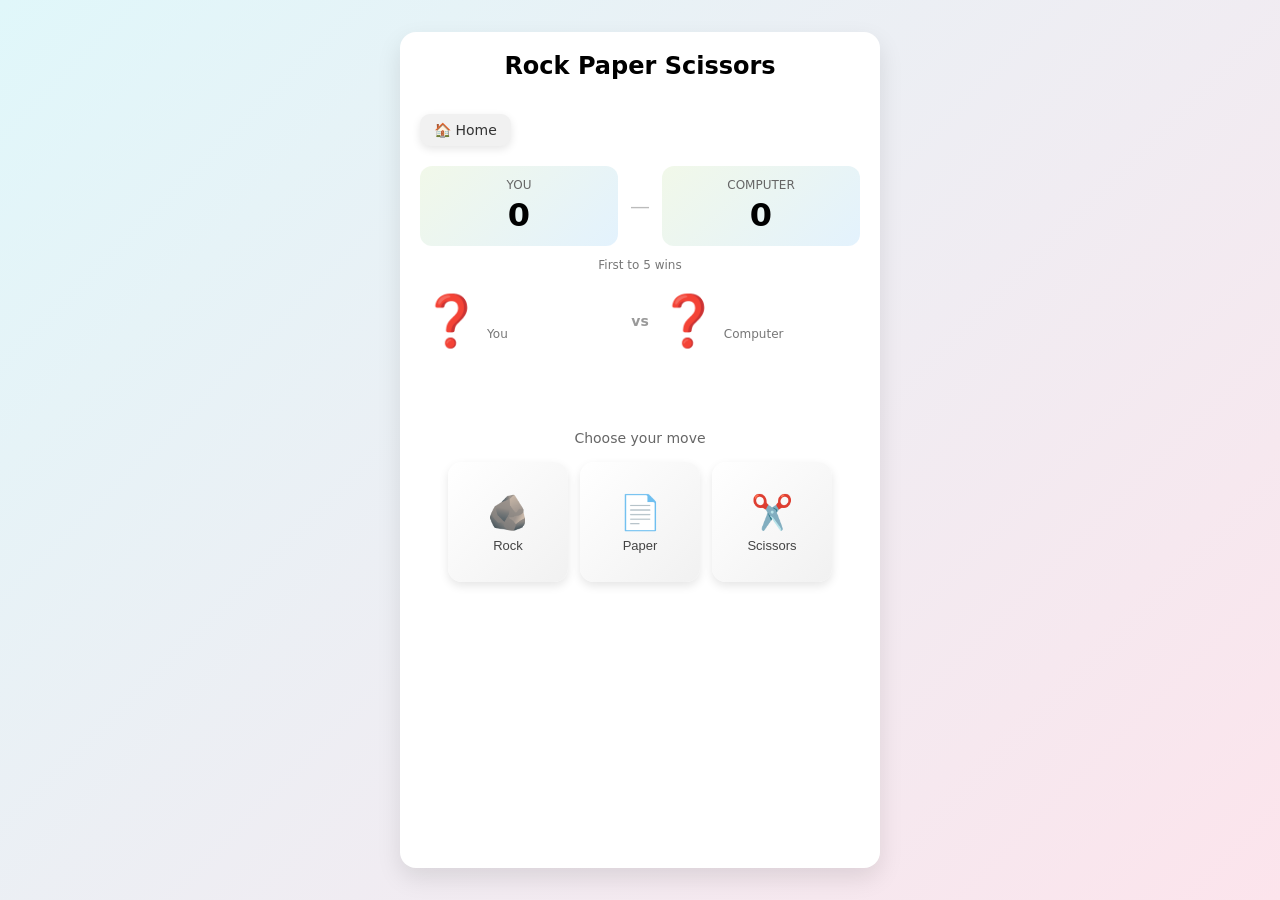
<file: interactive_ai.html>
<!DOCTYPE html>
<html lang="en">
<head>
<meta charset="UTF-8" />
<meta name="viewport" content="width=device-width, initial-scale=1.0" />
<title>Rock Paper Scissors</title>

<style>
* { box-sizing: border-box; margin: 0; padding: 0; }

body {
  font-family: system-ui, sans-serif;
  background: linear-gradient(135deg, #e0f7fa, #fce4ec);
  display: flex;
  justify-content: center;
  padding: 2rem 1rem;
  min-height: 100vh;
}

.rps-wrap {
  width: 100%;
  max-width: 480px;
  background: #ffffff;
  border-radius: 16px;
  padding: 20px;
  box-shadow: 0 10px 25px rgba(0,0,0,0.1);
}

h1 {
  font-size: 24px;
  font-weight: 600;
  text-align: center;
  margin-bottom: 1.5rem;
}

.score-row {
  display: grid;
  grid-template-columns: 1fr auto 1fr;
  gap: 12px;
  align-items: center;
  margin-bottom: 0.75rem;
}

.score-card {
  background: linear-gradient(135deg, #f1f8e9, #e3f2fd);
  border-radius: 12px;
  padding: 0.75rem 1rem;
  text-align: center;
}

.score-label {
  font-size: 12px;
  color: #666;
  margin-bottom: 4px;
  text-transform: uppercase;
}

.score-num {
  font-size: 32px;
  font-weight: 600;
}

.score-divider {
  font-size: 20px;
  color: #bbb;
}

.first-to {
  text-align: center;
  font-size: 12px;
  color: #777;
  margin-bottom: 1.25rem;
}

.battle {
  display: grid;
  grid-template-columns: 1fr auto 1fr;
  gap: 8px;
  align-items: center;
  margin-bottom: 1.25rem;
}

.battle-icon {
  font-size: 50px;
  margin-bottom: 4px;
}

.battle-label {
  font-size: 12px;
  color: #777;
}

.battle-vs {
  font-size: 14px;
  font-weight: bold;
  color: #999;
}

.result-banner {
  text-align: center;
  padding: 0.6rem 1rem;
  border-radius: 10px;
  font-size: 15px;
  font-weight: 500;
  margin-bottom: 1.25rem;
  min-height: 40px;
  animation: fadeSlide 0.3s ease;
}

.res-win { background: #d4edda; color: #155724; box-shadow: 0 0 12px rgba(76, 175, 80, 0.6); }
.res-lose { background: #f8d7da; color: #721c24; box-shadow: 0 0 12px rgba(244, 67, 54, 0.5); }
.res-tie { background: #e2e3e5; color: #555; }
.res-empty { background: transparent; color: transparent; }

.prompt-text {
  text-align: center;
  font-size: 14px;
  color: #666;
  margin-bottom: 1rem;
}

.choices {
  display: flex;
  gap: 12px;
  justify-content: center;
  margin-bottom: 1.5rem;
}

.choice-btn {
  flex: 1;
  max-width: 120px;
  aspect-ratio: 1;
  border-radius: 14px;
  border: none;
  background: linear-gradient(135deg, #ffffff, #f1f1f1);
  cursor: pointer;
  display: flex;
  flex-direction: column;
  align-items: center;
  justify-content: center;
  gap: 6px;
  font-size: 13px;
  color: #444;
  box-shadow: 0 4px 10px rgba(0,0,0,0.1);
  transition: all 0.15s ease;
}

.choice-btn:hover {
  transform: translateY(-3px) scale(1.03);
  box-shadow: 0 8px 18px rgba(0,0,0,0.15);
}

.choice-btn:active {
  transform: scale(0.95);
}

.choice-btn .icon {
  font-size: 34px;
}

.game-over {
  text-align: center;
  padding: 1.5rem 1rem;
}

.game-over-title {
  font-size: 24px;
  font-weight: 600;
  margin-bottom: 0.5rem;
}

.game-over-sub {
  font-size: 14px;
  color: #666;
  margin-bottom: 1.25rem;
}

.play-again-btn {
  padding: 10px 28px;
  border-radius: 10px;
  border: none;
  background: linear-gradient(135deg, #4caf50, #66bb6a);
  color: white;
  cursor: pointer;
  font-size: 14px;
}

/* Animations */
@keyframes pop {
  0% { transform: scale(1); }
  50% { transform: scale(1.15); }
  100% { transform: scale(1); }
}

@keyframes shake {
  0% { transform: translateX(0); }
  25% { transform: translateX(-5px); }
  50% { transform: translateX(5px); }
  75% { transform: translateX(-5px); }
  100% { transform: translateX(0); }
}

@keyframes fadeSlide {
  from { opacity: 0; transform: translateY(10px); }
  to { opacity: 1; transform: translateY(0); }
}

.animate-pop { animation: pop 0.3s ease; }
.animate-shake { animation: shake 0.4s ease; }

.home-btn {
  display: inline-block;
  margin: 10px auto 20px;
  padding: 8px 14px;
  border-radius: 10px;
  background: #f1f1f1;
  color: #333;
  text-decoration: none;
  font-size: 14px;
  text-align: center;
  box-shadow: 0 3px 8px rgba(0,0,0,0.1);
  transition: all 0.15s ease;
}

.home-btn:hover {
  transform: translateY(-2px);
  background: #e6e6e6;
}

</style>
</head>

<body>
<div class="rps-wrap">
<h1>Rock Paper Scissors</h1>
<a href="index.html" class="home-btn">🏠 Home</a>

<div id="game-area">
  <div class="score-row">
    <div class="score-card">
      <p class="score-label">You</p>
      <p class="score-num" id="player-score">0</p>
    </div>
    <div class="score-divider">—</div>
    <div class="score-card">
      <p class="score-label">Computer</p>
      <p class="score-num" id="cpu-score">0</p>
    </div>
  </div>

  <p class="first-to">First to 5 wins</p>

  <div class="battle">
    <div class="battle-side">
      <span class="battle-icon" id="player-icon">❓</span>
      <span class="battle-label">You</span>
    </div>
    <div class="battle-vs">vs</div>
    <div class="battle-side">
      <span class="battle-icon" id="cpu-icon">❓</span>
      <span class="battle-label">Computer</span>
    </div>
  </div>

  <div class="result-banner res-empty" id="result-banner"></div>

  <p class="prompt-text">Choose your move</p>

  <div class="choices">
    <button class="choice-btn" onclick="play('rock')"><span class="icon">🪨</span>Rock</button>
    <button class="choice-btn" onclick="play('paper')"><span class="icon">📄</span>Paper</button>
    <button class="choice-btn" onclick="play('scissors')"><span class="icon">✂️</span>Scissors</button>
  </div>
</div>

<div id="game-over-area" style="display:none;" class="game-over">
  <p class="game-over-title" id="go-title"></p>
  <p class="game-over-sub" id="go-sub"></p>
  <button class="play-again-btn" onclick="resetGame()">Play again</button>
</div>

</div>

<script>
const icons = { rock: '🪨', paper: '📄', scissors: '✂️' };
const choices = ['rock', 'paper', 'scissors'];
let pScore = 0, cScore = 0;

function launchConfetti() {
  for (let i = 0; i < 80; i++) {
    const confetti = document.createElement('div');
    confetti.style.position = 'fixed';
    confetti.style.top = '-10px';
    confetti.style.left = Math.random() * 100 + 'vw';
    confetti.style.width = '8px';
    confetti.style.height = '8px';
    confetti.style.backgroundColor = `hsl(${Math.random() * 360}, 100%, 50%)`;
    confetti.style.opacity = 0.8;
    confetti.style.borderRadius = '2px';
    confetti.style.pointerEvents = 'none';
    confetti.style.zIndex = 9999;

    document.body.appendChild(confetti);

    const fall = confetti.animate([
      { transform: 'translateY(0px) rotate(0deg)' },
      { transform: `translateY(100vh) rotate(${Math.random() * 360}deg)` }
    ], {
      duration: 1500 + Math.random() * 1000,
      easing: 'ease-out'
    });

    fall.onfinish = () => confetti.remove();
  }
}

function play(playerChoice) {
  const cpuChoice = choices[Math.floor(Math.random() * 3)];

  const playerIcon = document.getElementById('player-icon');
  const cpuIcon = document.getElementById('cpu-icon');

  playerIcon.textContent = icons[playerChoice];
  cpuIcon.textContent = icons[cpuChoice];

  let result, cls;

  if (playerChoice === cpuChoice) {
    result = "It's a tie — no points awarded.";
    cls = 'res-tie';
  } else if (
    (playerChoice === 'rock' && cpuChoice === 'scissors') ||
    (playerChoice === 'paper' && cpuChoice === 'rock') ||
    (playerChoice === 'scissors' && cpuChoice === 'paper')
  ) {
    result = icons[playerChoice] + ' beats ' + icons[cpuChoice] + ' — you score!';
    cls = 'res-win';
    pScore++;
    playerIcon.classList.add('animate-pop');
  } else {
    result = icons[cpuChoice] + ' beats ' + icons[playerChoice] + ' — computer scores.';
    cls = 'res-lose';
    cScore++;
    cpuIcon.classList.add('animate-shake');
  }

  document.getElementById('player-score').textContent = pScore;
  document.getElementById('cpu-score').textContent = cScore;

  const banner = document.getElementById('result-banner');
  banner.textContent = result;
  banner.className = 'result-banner ' + cls;

  setTimeout(() => {
    playerIcon.classList.remove('animate-pop');
    cpuIcon.classList.remove('animate-shake');
  }, 300);

  if (pScore >= 5 || cScore >= 5) setTimeout(showGameOver, 600);
}

function showGameOver() {
  document.getElementById('game-area').style.display = 'none';
  document.getElementById('game-over-area').style.display = 'block';
if (pScore >= 5) {
  document.getElementById('go-title').textContent = 'You win!';
  launchConfetti();
} else {
  document.getElementById('go-title').textContent = 'Computer wins!';
}  document.getElementById('go-sub').textContent = 'Final score: You ' + pScore + ' — Computer ' + cScore;
}

function resetGame() {
  pScore = 0; cScore = 0;
  document.getElementById('player-score').textContent = 0;
  document.getElementById('cpu-score').textContent = 0;
  document.getElementById('player-icon').textContent = '❓';
  document.getElementById('cpu-icon').textContent = '❓';
  const banner = document.getElementById('result-banner');
  banner.textContent = '';
  banner.className = 'result-banner res-empty';
  document.getElementById('game-area').style.display = 'block';
  document.getElementById('game-over-area').style.display = 'none';
}
</script>

</body>
</html>
</file>
